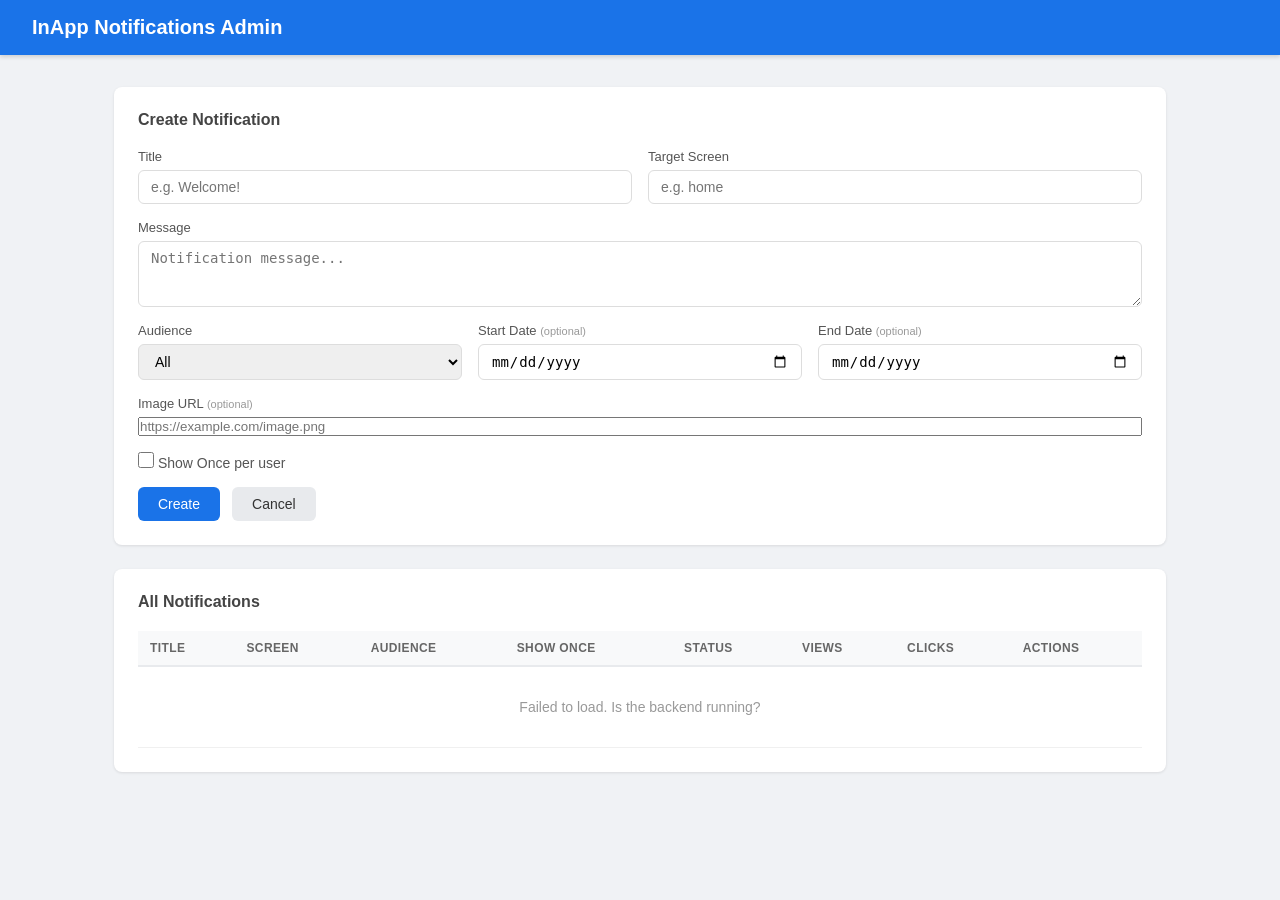
<file: admin-portal/index.html>
<!DOCTYPE html>
<html lang="en">
<head>
    <meta charset="UTF-8" />
    <meta name="viewport" content="width=device-width, initial-scale=1.0" />
    <title>Notifications Admin</title>
    <link rel="stylesheet" href="style.css" />
</head>
<body>

    <header>
        <h1>InApp Notifications Admin</h1>
    </header>

    <main>

        <section class="card">
            <h2 id="formTitle">Create Notification</h2>
            <form id="notifForm">
                <div class="form-row">
                    <div class="form-group">
                        <label for="title">Title</label>
                        <input id="title" type="text" placeholder="e.g. Welcome!" required />
                    </div>
                    <div class="form-group">
                        <label for="targetScreen">Target Screen</label>
                        <input id="targetScreen" type="text" placeholder="e.g. home" required />
                    </div>
                </div>

                <div class="form-group">
                    <label for="message">Message</label>
                    <textarea id="message" rows="3" placeholder="Notification message..." required></textarea>
                </div>

                <div class="form-row">
                    <div class="form-group">
                        <label for="audience">Audience</label>
                        <select id="audience">
                            <option value="all">All</option>
                            <option value="regular">Regular</option>
                            <option value="premium">Premium</option>
                        </select>
                    </div>
                    <div class="form-group">
                        <label for="startDate">Start Date <span class="optional">(optional)</span></label>
                        <input id="startDate" type="date" />
                    </div>
                    <div class="form-group">
                        <label for="endDate">End Date <span class="optional">(optional)</span></label>
                        <input id="endDate" type="date" />
                    </div>
                </div>

                <div class="form-group">
                    <label for="imageUrl">Image URL <span class="optional">(optional)</span></label>
                    <input id="imageUrl" type="url" placeholder="https://example.com/image.png" />
                </div>

                <div class="form-group checkbox-group">
                    <label>
                        <input id="showOnce" type="checkbox" />
                        Show Once per user
                    </label>
                </div>

                <div class="form-actions">
                    <button type="submit" class="btn btn-primary" id="btnSubmit">Create</button>
                    <button type="button" class="btn btn-secondary" id="btnCancel">Cancel</button>
                </div>
            </form>
        </section>

        <section class="card">
            <h2>All Notifications</h2>
            <div id="tableWrapper">
                <table>
                    <thead>
                        <tr>
                            <th>Title</th>
                            <th>Screen</th>
                            <th>Audience</th>
                            <th>Show Once</th>
                            <th>Status</th>
                            <th>Views</th>
                            <th>Clicks</th>
                            <th>Actions</th>
                        </tr>
                    </thead>
                    <tbody id="tableBody">
                        <tr><td colspan="8" class="empty">Loading...</td></tr>
                    </tbody>
                </table>
            </div>
        </section>

    </main>

    <script src="script.js"></script>
</body>
</html>
</file>
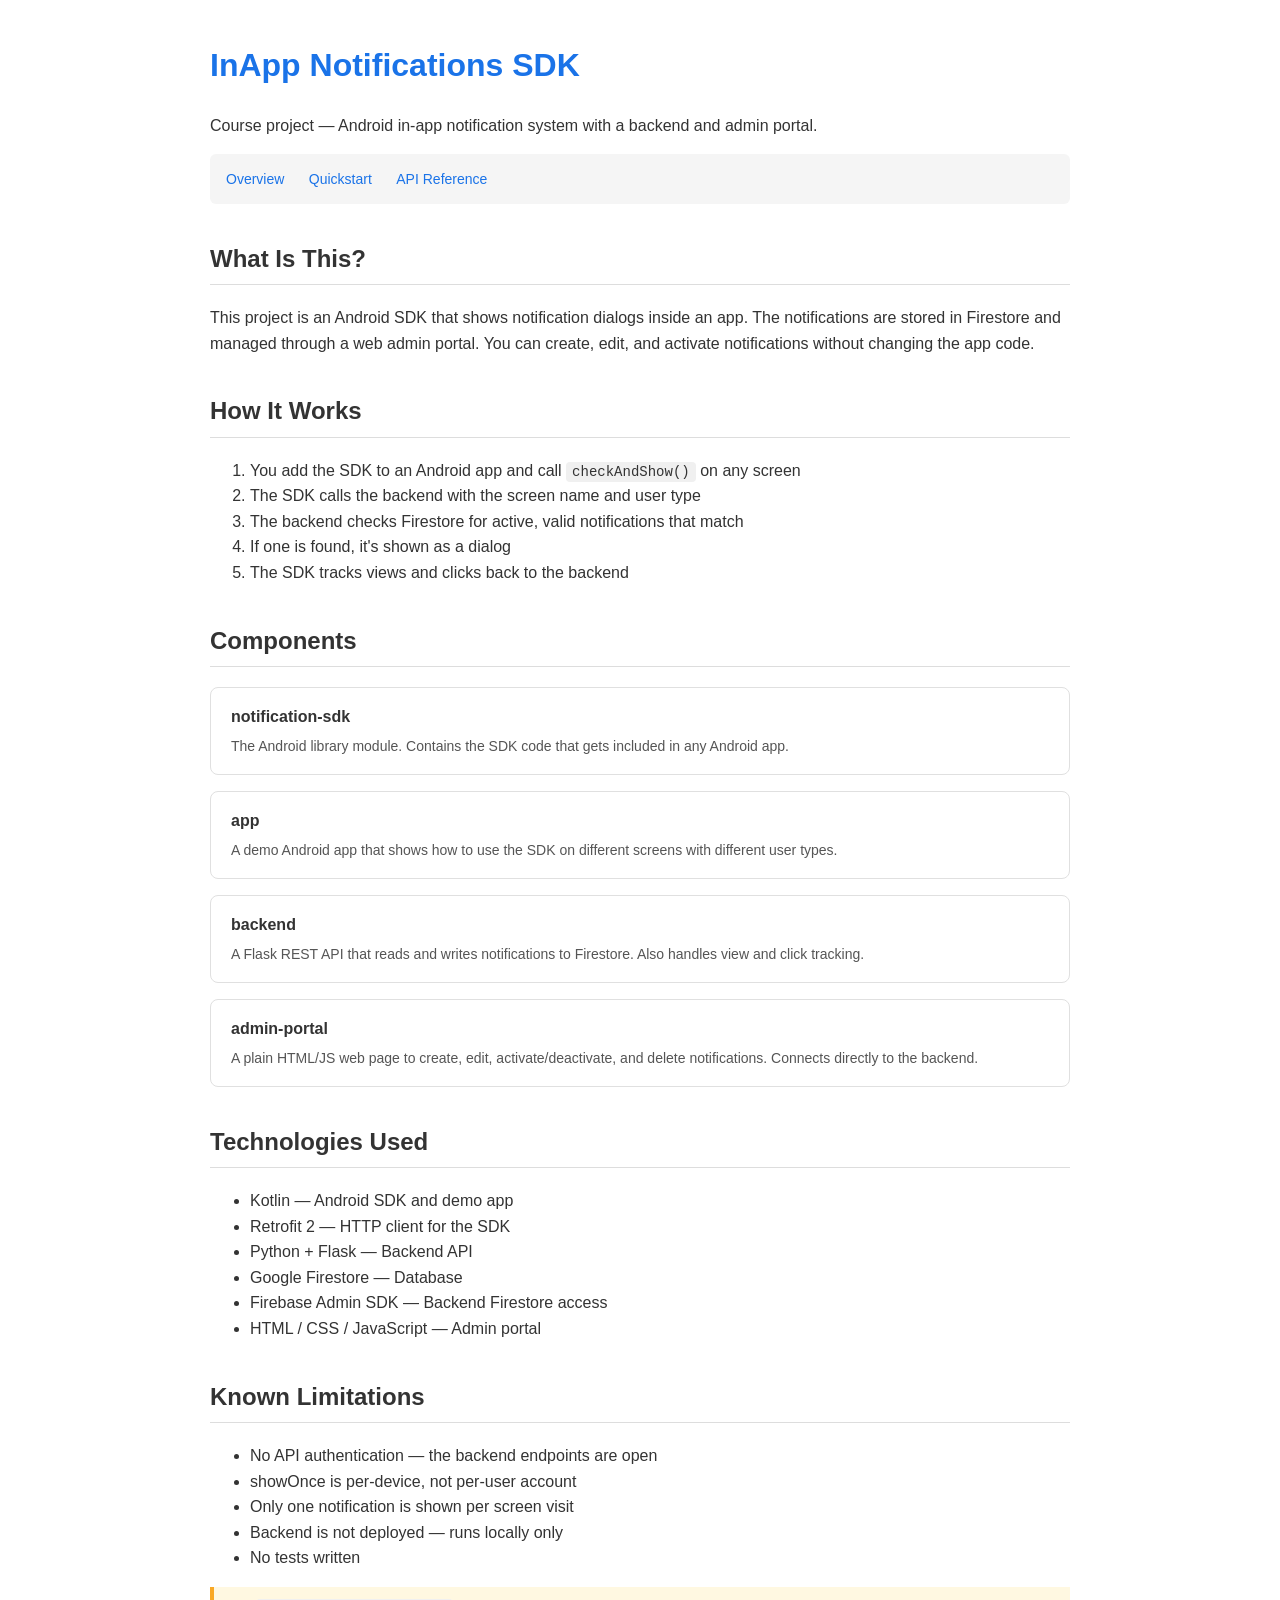
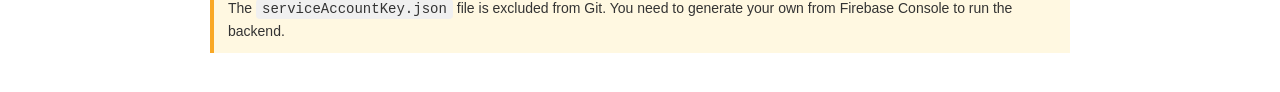
<file: docs/index.html>
<!DOCTYPE html>
<html lang="en">
<head>
    <meta charset="UTF-8" />
    <meta name="viewport" content="width=device-width, initial-scale=1.0"/>
    <title>InApp Notifications SDK - Docs</title>
    <style>
        body { font-family: Arial, sans-serif; max-width: 860px; margin: 40px auto; padding: 0 24px; color: #333; line-height: 1.6; }
        h1 { color: #1a73e8; }
        h2 { margin-top: 36px; border-bottom: 1px solid #ddd; padding-bottom: 6px; }
        nav { background: #f5f5f5; padding: 12px 16px; border-radius: 6px; margin-bottom: 32px; }
        nav a { margin-right: 20px; color: #1a73e8; text-decoration: none; font-size: 14px; }
        nav a:hover { text-decoration: underline; }
        code { background: #f0f0f0; padding: 2px 6px; border-radius: 4px; font-size: 14px; }
        pre { background: #f8f8f8; border: 1px solid #ddd; padding: 16px; border-radius: 6px; overflow-x: auto; font-size: 14px; }
        .component { background: #fff; border: 1px solid #e0e0e0; border-radius: 8px; padding: 16px 20px; margin-bottom: 16px; }
        .component h3 { margin: 0 0 6px 0; font-size: 16px; }
        .component p { margin: 0; font-size: 14px; color: #555; }
        .note { background: #fff8e1; border-left: 4px solid #f9a825; padding: 10px 14px; font-size: 14px; }
    </style>
</head>
<body>

<h1>InApp Notifications SDK</h1>
<p>Course project — Android in-app notification system with a backend and admin portal.</p>

<nav>
    <a href="index.html">Overview</a>
    <a href="quickstart.html">Quickstart</a>
    <a href="api-reference.html">API Reference</a>
</nav>

<h2>What Is This?</h2>
<p>
    This project is an Android SDK that shows notification dialogs inside an app.
    The notifications are stored in Firestore and managed through a web admin portal.
    You can create, edit, and activate notifications without changing the app code.
</p>

<h2>How It Works</h2>
<ol>
    <li>You add the SDK to an Android app and call <code>checkAndShow()</code> on any screen</li>
    <li>The SDK calls the backend with the screen name and user type</li>
    <li>The backend checks Firestore for active, valid notifications that match</li>
    <li>If one is found, it's shown as a dialog</li>
    <li>The SDK tracks views and clicks back to the backend</li>
</ol>

<h2>Components</h2>

<div class="component">
    <h3>notification-sdk</h3>
    <p>The Android library module. Contains the SDK code that gets included in any Android app.</p>
</div>

<div class="component">
    <h3>app</h3>
    <p>A demo Android app that shows how to use the SDK on different screens with different user types.</p>
</div>

<div class="component">
    <h3>backend</h3>
    <p>A Flask REST API that reads and writes notifications to Firestore. Also handles view and click tracking.</p>
</div>

<div class="component">
    <h3>admin-portal</h3>
    <p>A plain HTML/JS web page to create, edit, activate/deactivate, and delete notifications. Connects directly to the backend.</p>
</div>

<h2>Technologies Used</h2>
<ul>
    <li>Kotlin — Android SDK and demo app</li>
    <li>Retrofit 2 — HTTP client for the SDK</li>
    <li>Python + Flask — Backend API</li>
    <li>Google Firestore — Database</li>
    <li>Firebase Admin SDK — Backend Firestore access</li>
    <li>HTML / CSS / JavaScript — Admin portal</li>
</ul>

<h2>Known Limitations</h2>
<ul>
    <li>No API authentication — the backend endpoints are open</li>
    <li>showOnce is per-device, not per-user account</li>
    <li>Only one notification is shown per screen visit</li>
    <li>Backend is not deployed — runs locally only</li>
    <li>No tests written</li>
</ul>

<div class="note">
    The <code>serviceAccountKey.json</code> file is excluded from Git. You need to generate your own from Firebase Console to run the backend.
</div>

</body>
</html>
</file>
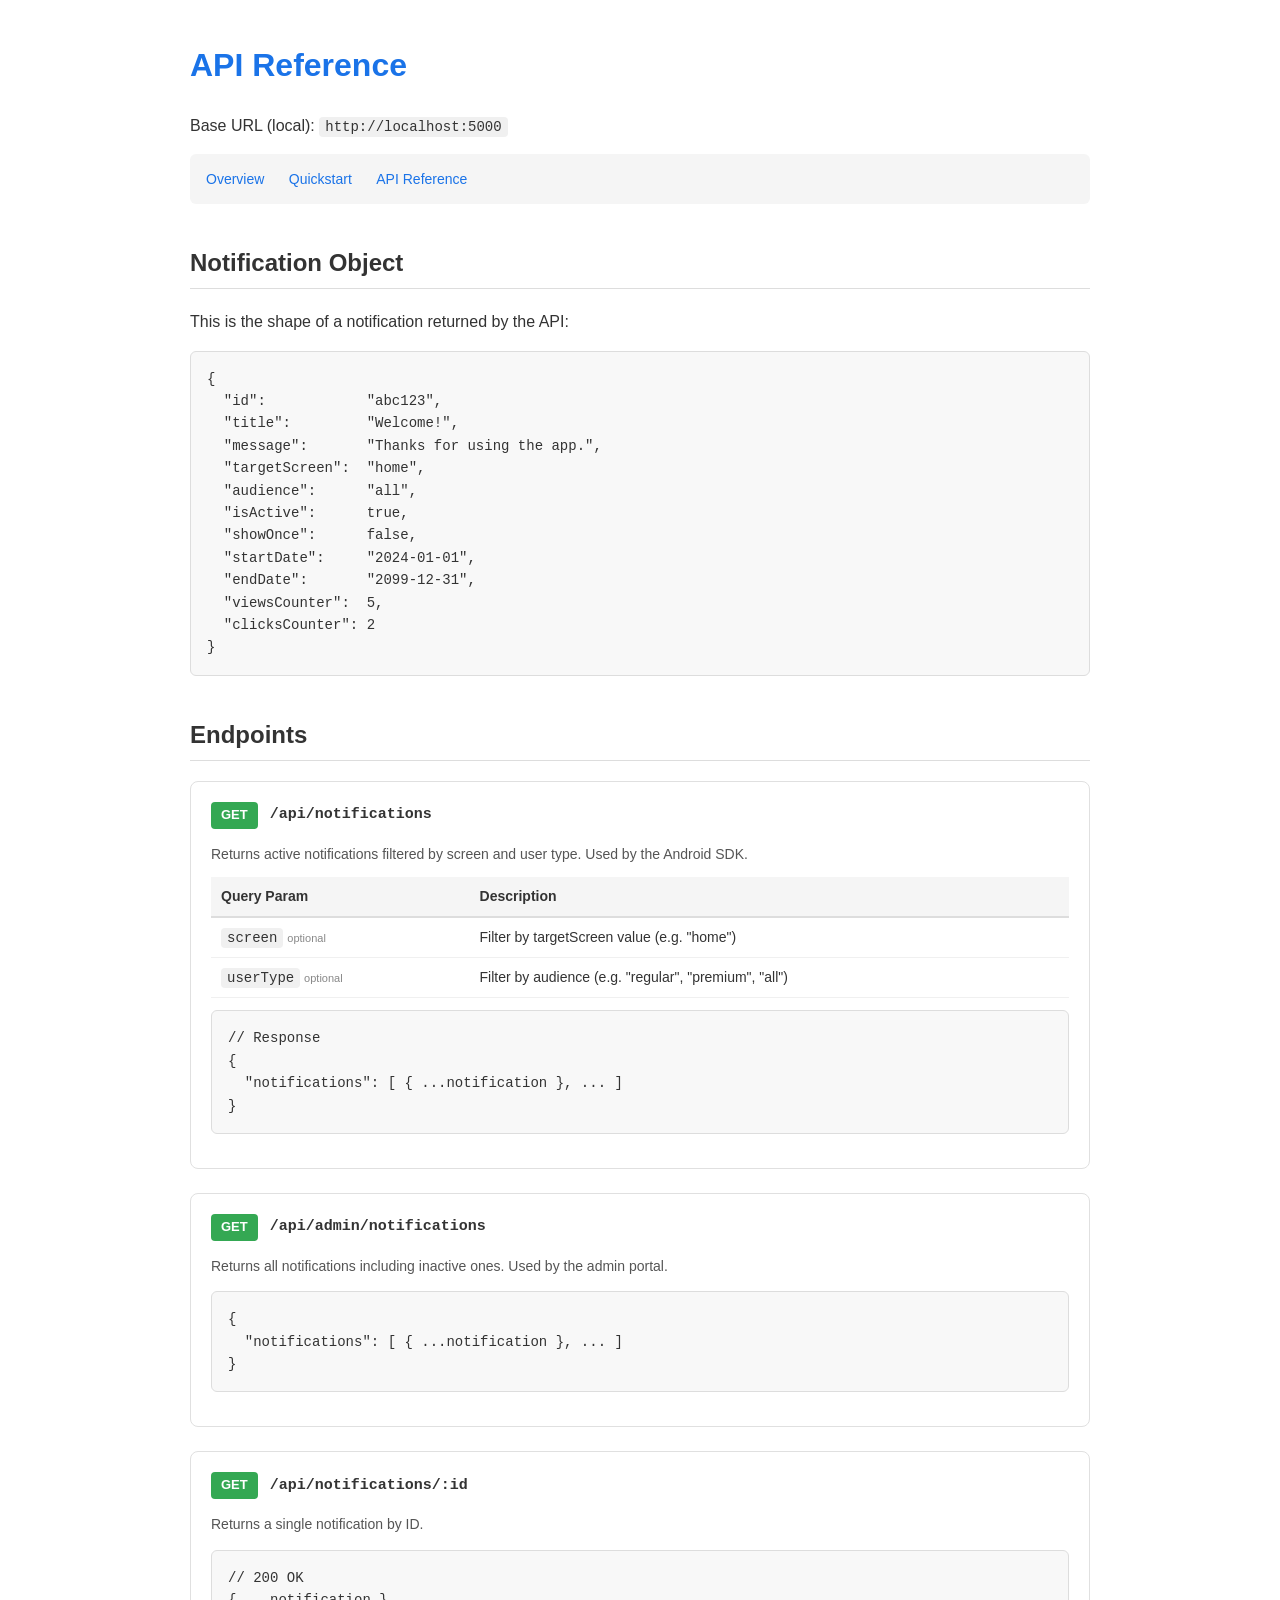
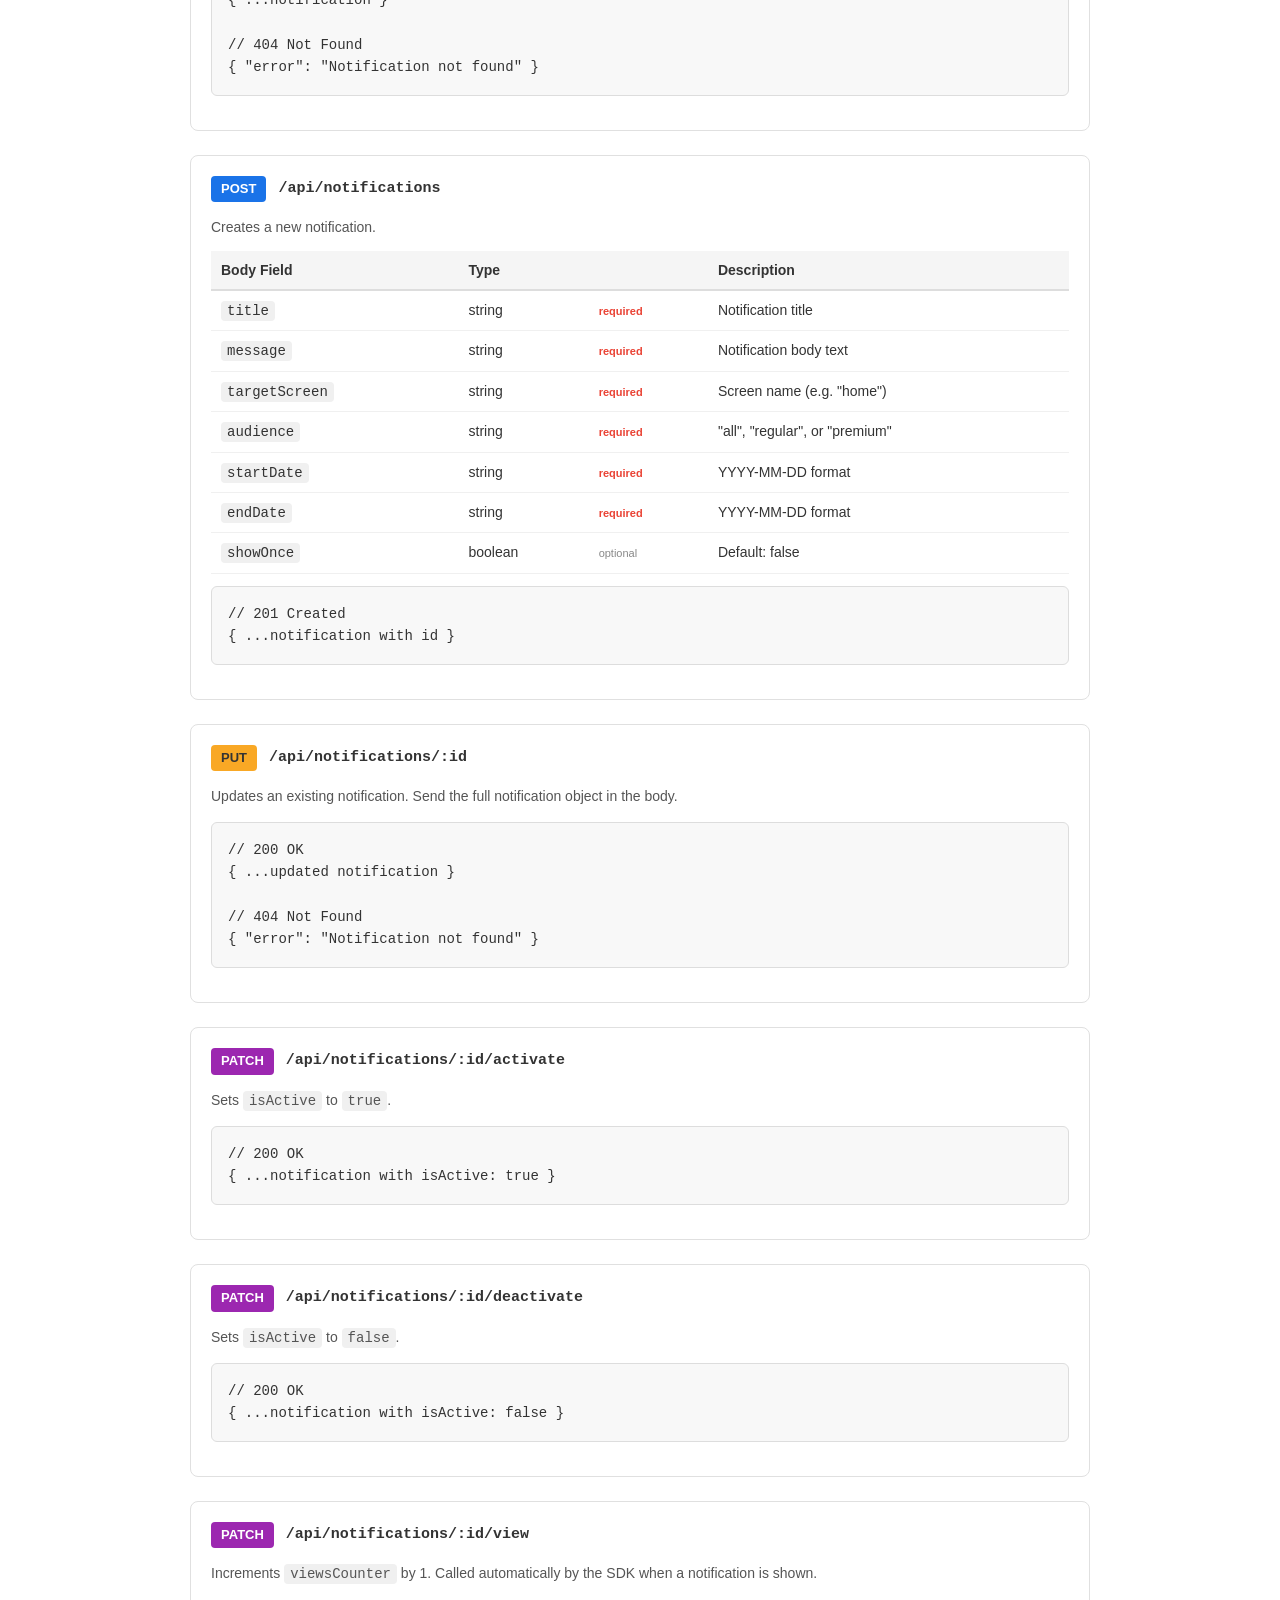
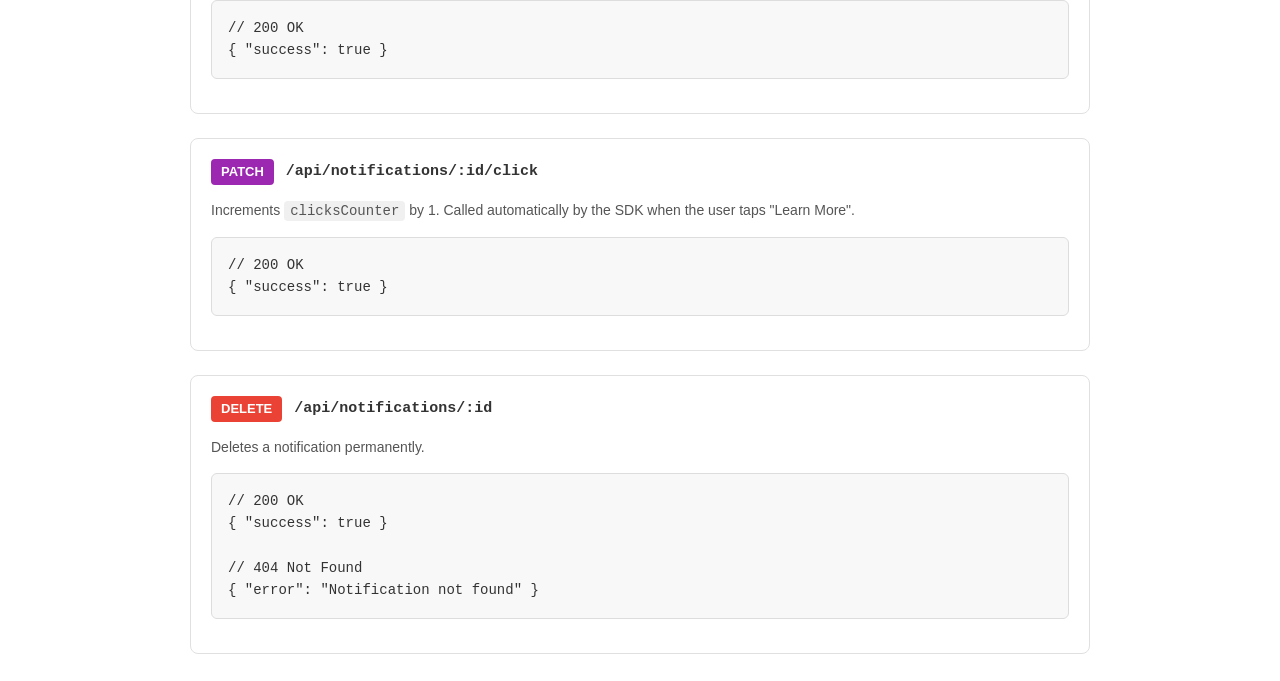
<file: docs/api-reference.html>
<!DOCTYPE html>
<html lang="en">
<head>
    <meta charset="UTF-8" />
    <meta name="viewport" content="width=device-width, initial-scale=1.0"/>
    <title>API Reference - InApp Notifications SDK</title>
    <style>
        body { font-family: Arial, sans-serif; max-width: 900px; margin: 40px auto; padding: 0 24px; color: #333; line-height: 1.6; }
        h1 { color: #1a73e8; }
        h2 { margin-top: 40px; border-bottom: 1px solid #ddd; padding-bottom: 6px; }
        nav { background: #f5f5f5; padding: 12px 16px; border-radius: 6px; margin-bottom: 32px; }
        nav a { margin-right: 20px; color: #1a73e8; text-decoration: none; font-size: 14px; }
        nav a:hover { text-decoration: underline; }
        code { background: #f0f0f0; padding: 2px 6px; border-radius: 4px; font-size: 14px; }
        pre { background: #f8f8f8; border: 1px solid #ddd; padding: 16px; border-radius: 6px; overflow-x: auto; font-size: 14px; }
        .endpoint { border: 1px solid #e0e0e0; border-radius: 8px; padding: 20px; margin-bottom: 24px; }
        .endpoint-header { display: flex; align-items: center; gap: 12px; margin-bottom: 12px; }
        .method { display: inline-block; padding: 3px 10px; border-radius: 4px; font-size: 13px; font-weight: bold; color: white; }
        .GET    { background: #34a853; }
        .POST   { background: #1a73e8; }
        .PUT    { background: #f9a825; color: #333; }
        .PATCH  { background: #9c27b0; }
        .DELETE { background: #ea4335; }
        .url { font-family: monospace; font-size: 15px; font-weight: bold; }
        .desc { font-size: 14px; color: #555; margin-bottom: 12px; }
        table { width: 100%; border-collapse: collapse; font-size: 14px; margin-top: 8px; }
        th { background: #f5f5f5; text-align: left; padding: 8px 10px; border-bottom: 2px solid #ddd; }
        td { padding: 8px 10px; border-bottom: 1px solid #f0f0f0; vertical-align: top; }
        .required { color: #ea4335; font-size: 11px; font-weight: bold; }
        .optional { color: #888; font-size: 11px; }
    </style>
</head>
<body>

<h1>API Reference</h1>
<p>Base URL (local): <code>http://localhost:5000</code></p>

<nav>
    <a href="index.html">Overview</a>
    <a href="quickstart.html">Quickstart</a>
    <a href="api-reference.html">API Reference</a>
</nav>

<h2>Notification Object</h2>

<p>This is the shape of a notification returned by the API:</p>
<pre>{
  "id":            "abc123",
  "title":         "Welcome!",
  "message":       "Thanks for using the app.",
  "targetScreen":  "home",
  "audience":      "all",
  "isActive":      true,
  "showOnce":      false,
  "startDate":     "2024-01-01",
  "endDate":       "2099-12-31",
  "viewsCounter":  5,
  "clicksCounter": 2
}</pre>

<h2>Endpoints</h2>

<!-- GET /api/notifications -->
<div class="endpoint">
    <div class="endpoint-header">
        <span class="method GET">GET</span>
        <span class="url">/api/notifications</span>
    </div>
    <p class="desc">Returns active notifications filtered by screen and user type. Used by the Android SDK.</p>
    <table>
        <tr><th>Query Param</th><th>Description</th></tr>
        <tr><td><code>screen</code> <span class="optional">optional</span></td><td>Filter by targetScreen value (e.g. "home")</td></tr>
        <tr><td><code>userType</code> <span class="optional">optional</span></td><td>Filter by audience (e.g. "regular", "premium", "all")</td></tr>
    </table>
    <pre style="margin-top:12px">// Response
{
  "notifications": [ { ...notification }, ... ]
}</pre>
</div>

<!-- GET /api/admin/notifications -->
<div class="endpoint">
    <div class="endpoint-header">
        <span class="method GET">GET</span>
        <span class="url">/api/admin/notifications</span>
    </div>
    <p class="desc">Returns all notifications including inactive ones. Used by the admin portal.</p>
    <pre>{
  "notifications": [ { ...notification }, ... ]
}</pre>
</div>

<!-- GET /api/notifications/:id -->
<div class="endpoint">
    <div class="endpoint-header">
        <span class="method GET">GET</span>
        <span class="url">/api/notifications/:id</span>
    </div>
    <p class="desc">Returns a single notification by ID.</p>
    <pre>// 200 OK
{ ...notification }

// 404 Not Found
{ "error": "Notification not found" }</pre>
</div>

<!-- POST /api/notifications -->
<div class="endpoint">
    <div class="endpoint-header">
        <span class="method POST">POST</span>
        <span class="url">/api/notifications</span>
    </div>
    <p class="desc">Creates a new notification.</p>
    <table>
        <tr><th>Body Field</th><th>Type</th><th></th><th>Description</th></tr>
        <tr><td><code>title</code></td><td>string</td><td><span class="required">required</span></td><td>Notification title</td></tr>
        <tr><td><code>message</code></td><td>string</td><td><span class="required">required</span></td><td>Notification body text</td></tr>
        <tr><td><code>targetScreen</code></td><td>string</td><td><span class="required">required</span></td><td>Screen name (e.g. "home")</td></tr>
        <tr><td><code>audience</code></td><td>string</td><td><span class="required">required</span></td><td>"all", "regular", or "premium"</td></tr>
        <tr><td><code>startDate</code></td><td>string</td><td><span class="required">required</span></td><td>YYYY-MM-DD format</td></tr>
        <tr><td><code>endDate</code></td><td>string</td><td><span class="required">required</span></td><td>YYYY-MM-DD format</td></tr>
        <tr><td><code>showOnce</code></td><td>boolean</td><td><span class="optional">optional</span></td><td>Default: false</td></tr>
    </table>
    <pre style="margin-top:12px">// 201 Created
{ ...notification with id }</pre>
</div>

<!-- PUT /api/notifications/:id -->
<div class="endpoint">
    <div class="endpoint-header">
        <span class="method PUT">PUT</span>
        <span class="url">/api/notifications/:id</span>
    </div>
    <p class="desc">Updates an existing notification. Send the full notification object in the body.</p>
    <pre>// 200 OK
{ ...updated notification }

// 404 Not Found
{ "error": "Notification not found" }</pre>
</div>

<!-- PATCH activate -->
<div class="endpoint">
    <div class="endpoint-header">
        <span class="method PATCH">PATCH</span>
        <span class="url">/api/notifications/:id/activate</span>
    </div>
    <p class="desc">Sets <code>isActive</code> to <code>true</code>.</p>
    <pre>// 200 OK
{ ...notification with isActive: true }</pre>
</div>

<!-- PATCH deactivate -->
<div class="endpoint">
    <div class="endpoint-header">
        <span class="method PATCH">PATCH</span>
        <span class="url">/api/notifications/:id/deactivate</span>
    </div>
    <p class="desc">Sets <code>isActive</code> to <code>false</code>.</p>
    <pre>// 200 OK
{ ...notification with isActive: false }</pre>
</div>

<!-- PATCH view -->
<div class="endpoint">
    <div class="endpoint-header">
        <span class="method PATCH">PATCH</span>
        <span class="url">/api/notifications/:id/view</span>
    </div>
    <p class="desc">Increments <code>viewsCounter</code> by 1. Called automatically by the SDK when a notification is shown.</p>
    <pre>// 200 OK
{ "success": true }</pre>
</div>

<!-- PATCH click -->
<div class="endpoint">
    <div class="endpoint-header">
        <span class="method PATCH">PATCH</span>
        <span class="url">/api/notifications/:id/click</span>
    </div>
    <p class="desc">Increments <code>clicksCounter</code> by 1. Called automatically by the SDK when the user taps "Learn More".</p>
    <pre>// 200 OK
{ "success": true }</pre>
</div>

<!-- DELETE -->
<div class="endpoint">
    <div class="endpoint-header">
        <span class="method DELETE">DELETE</span>
        <span class="url">/api/notifications/:id</span>
    </div>
    <p class="desc">Deletes a notification permanently.</p>
    <pre>// 200 OK
{ "success": true }

// 404 Not Found
{ "error": "Notification not found" }</pre>
</div>

</body>
</html>
</file>
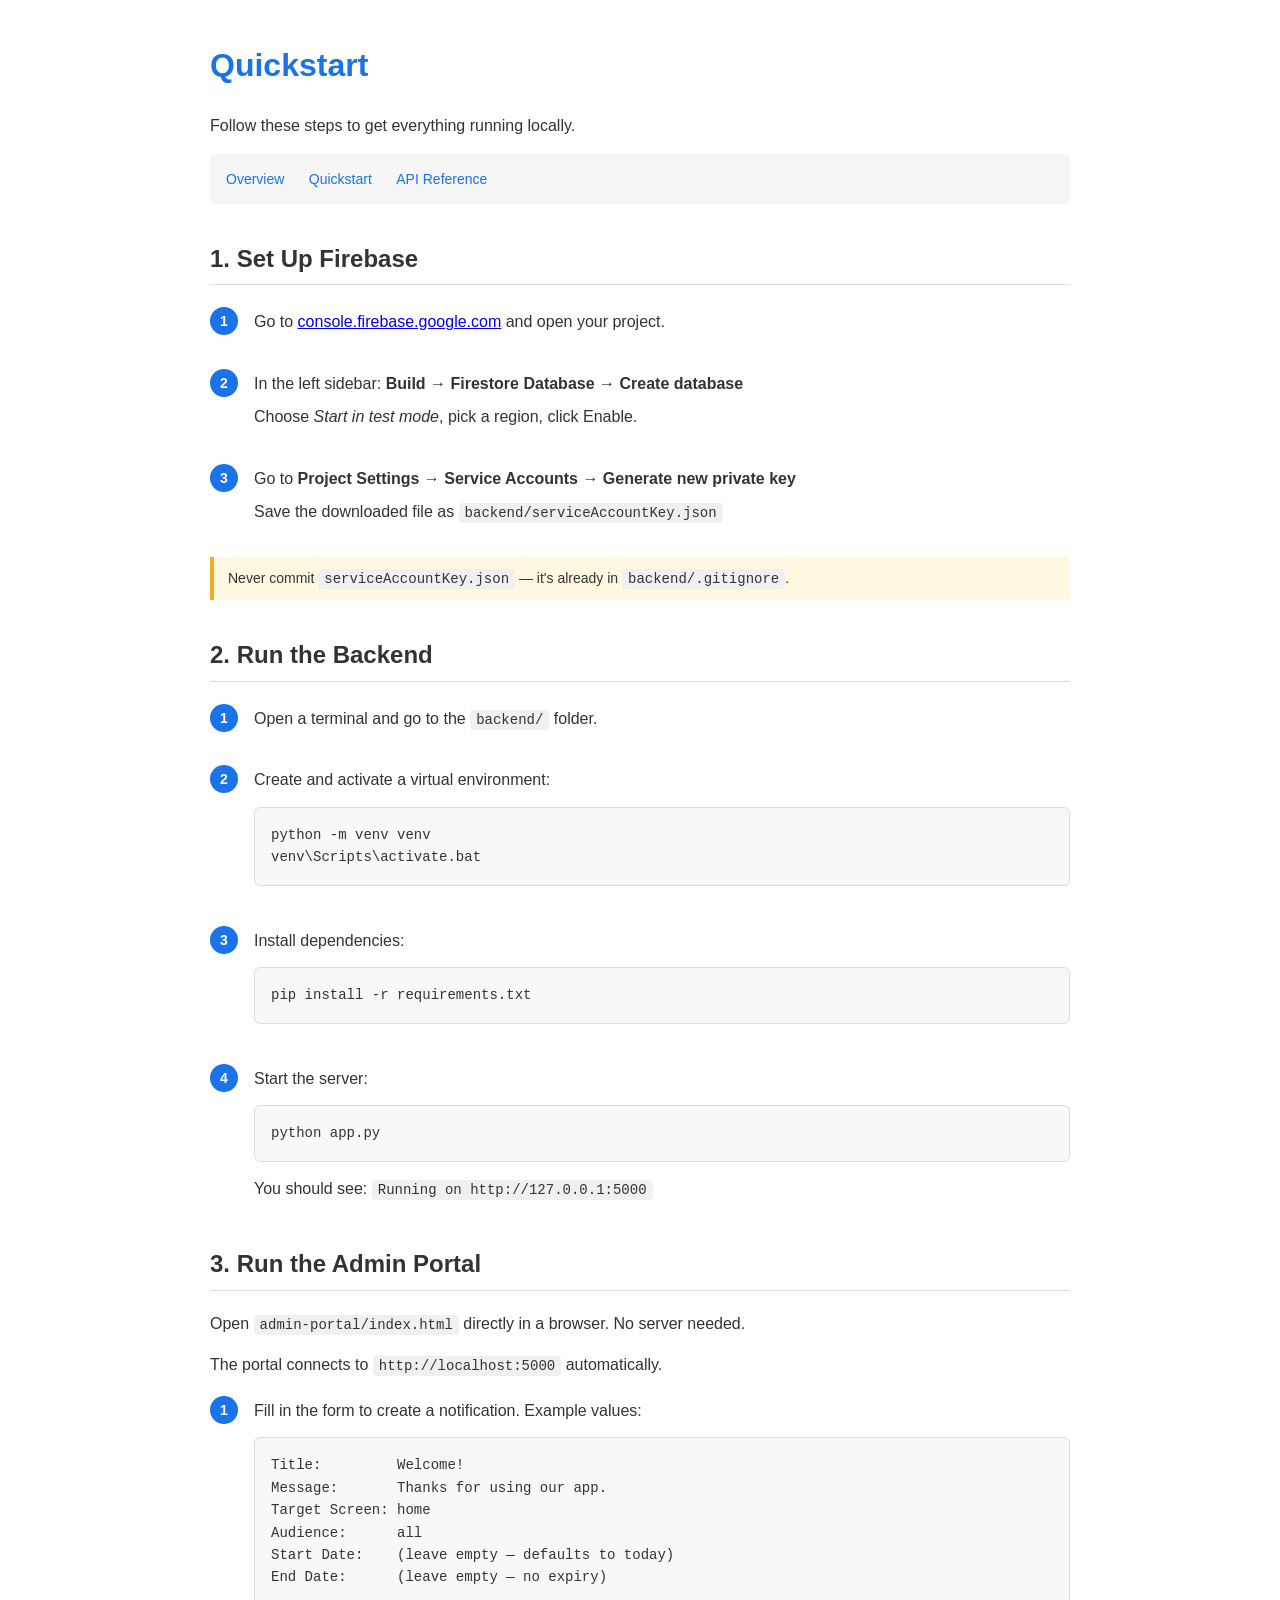
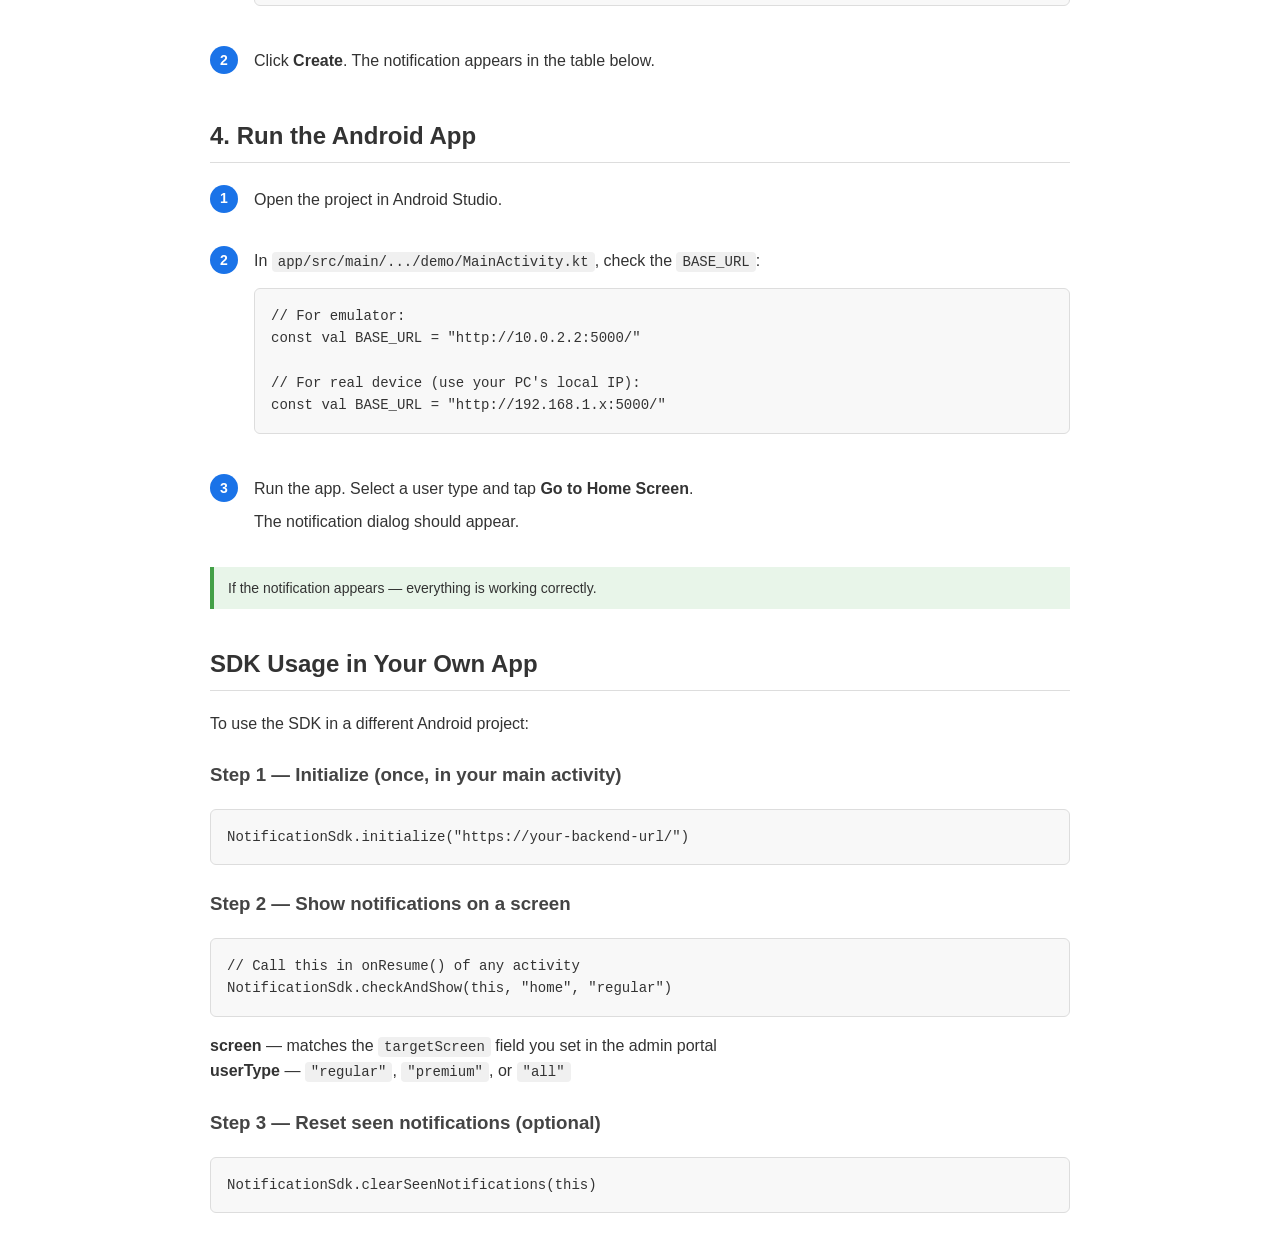
<file: docs/quickstart.html>
<!DOCTYPE html>
<html lang="en">
<head>
    <meta charset="UTF-8" />
    <meta name="viewport" content="width=device-width, initial-scale=1.0"/>
    <title>Quickstart - InApp Notifications SDK</title>
    <style>
        body { font-family: Arial, sans-serif; max-width: 860px; margin: 40px auto; padding: 0 24px; color: #333; line-height: 1.6; }
        h1 { color: #1a73e8; }
        h2 { margin-top: 36px; border-bottom: 1px solid #ddd; padding-bottom: 6px; }
        h3 { margin-top: 24px; color: #444; }
        nav { background: #f5f5f5; padding: 12px 16px; border-radius: 6px; margin-bottom: 32px; }
        nav a { margin-right: 20px; color: #1a73e8; text-decoration: none; font-size: 14px; }
        nav a:hover { text-decoration: underline; }
        code { background: #f0f0f0; padding: 2px 6px; border-radius: 4px; font-size: 14px; }
        pre { background: #f8f8f8; border: 1px solid #ddd; padding: 16px; border-radius: 6px; overflow-x: auto; font-size: 14px; }
        .step { display: flex; gap: 16px; margin-bottom: 24px; }
        .step-num { background: #1a73e8; color: white; width: 28px; height: 28px; border-radius: 50%; display: flex; align-items: center; justify-content: center; font-weight: bold; font-size: 14px; flex-shrink: 0; margin-top: 2px; }
        .step-body { flex: 1; }
        .step-body p { margin: 4px 0 8px 0; }
        .note { background: #fff8e1; border-left: 4px solid #f9a825; padding: 10px 14px; font-size: 14px; margin: 16px 0; }
        .success { background: #e8f5e9; border-left: 4px solid #43a047; padding: 10px 14px; font-size: 14px; margin: 16px 0; }
    </style>
</head>
<body>

<h1>Quickstart</h1>
<p>Follow these steps to get everything running locally.</p>

<nav>
    <a href="index.html">Overview</a>
    <a href="quickstart.html">Quickstart</a>
    <a href="api-reference.html">API Reference</a>
</nav>

<h2>1. Set Up Firebase</h2>

<div class="step">
    <div class="step-num">1</div>
    <div class="step-body">
        <p>Go to <a href="https://console.firebase.google.com" target="_blank">console.firebase.google.com</a> and open your project.</p>
    </div>
</div>

<div class="step">
    <div class="step-num">2</div>
    <div class="step-body">
        <p>In the left sidebar: <strong>Build → Firestore Database → Create database</strong></p>
        <p>Choose <em>Start in test mode</em>, pick a region, click Enable.</p>
    </div>
</div>

<div class="step">
    <div class="step-num">3</div>
    <div class="step-body">
        <p>Go to <strong>Project Settings → Service Accounts → Generate new private key</strong></p>
        <p>Save the downloaded file as <code>backend/serviceAccountKey.json</code></p>
    </div>
</div>

<div class="note">
    Never commit <code>serviceAccountKey.json</code> — it's already in <code>backend/.gitignore</code>.
</div>

<h2>2. Run the Backend</h2>

<div class="step">
    <div class="step-num">1</div>
    <div class="step-body">
        <p>Open a terminal and go to the <code>backend/</code> folder.</p>
    </div>
</div>

<div class="step">
    <div class="step-num">2</div>
    <div class="step-body">
        <p>Create and activate a virtual environment:</p>
        <pre>python -m venv venv
venv\Scripts\activate.bat</pre>
    </div>
</div>

<div class="step">
    <div class="step-num">3</div>
    <div class="step-body">
        <p>Install dependencies:</p>
        <pre>pip install -r requirements.txt</pre>
    </div>
</div>

<div class="step">
    <div class="step-num">4</div>
    <div class="step-body">
        <p>Start the server:</p>
        <pre>python app.py</pre>
        <p>You should see: <code>Running on http://127.0.0.1:5000</code></p>
    </div>
</div>

<h2>3. Run the Admin Portal</h2>

<p>Open <code>admin-portal/index.html</code> directly in a browser. No server needed.</p>
<p>The portal connects to <code>http://localhost:5000</code> automatically.</p>

<div class="step">
    <div class="step-num">1</div>
    <div class="step-body">
        <p>Fill in the form to create a notification. Example values:</p>
        <pre>Title:         Welcome!
Message:       Thanks for using our app.
Target Screen: home
Audience:      all
Start Date:    (leave empty — defaults to today)
End Date:      (leave empty — no expiry)</pre>
    </div>
</div>

<div class="step">
    <div class="step-num">2</div>
    <div class="step-body">
        <p>Click <strong>Create</strong>. The notification appears in the table below.</p>
    </div>
</div>

<h2>4. Run the Android App</h2>

<div class="step">
    <div class="step-num">1</div>
    <div class="step-body">
        <p>Open the project in Android Studio.</p>
    </div>
</div>

<div class="step">
    <div class="step-num">2</div>
    <div class="step-body">
        <p>In <code>app/src/main/.../demo/MainActivity.kt</code>, check the <code>BASE_URL</code>:</p>
        <pre>// For emulator:
const val BASE_URL = "http://10.0.2.2:5000/"

// For real device (use your PC's local IP):
const val BASE_URL = "http://192.168.1.x:5000/"</pre>
    </div>
</div>

<div class="step">
    <div class="step-num">3</div>
    <div class="step-body">
        <p>Run the app. Select a user type and tap <strong>Go to Home Screen</strong>.</p>
        <p>The notification dialog should appear.</p>
    </div>
</div>

<div class="success">
    If the notification appears — everything is working correctly.
</div>

<h2>SDK Usage in Your Own App</h2>

<p>To use the SDK in a different Android project:</p>

<h3>Step 1 — Initialize (once, in your main activity)</h3>
<pre>NotificationSdk.initialize("https://your-backend-url/")</pre>

<h3>Step 2 — Show notifications on a screen</h3>
<pre>// Call this in onResume() of any activity
NotificationSdk.checkAndShow(this, "home", "regular")</pre>

<p><strong>screen</strong> — matches the <code>targetScreen</code> field you set in the admin portal<br>
<strong>userType</strong> — <code>"regular"</code>, <code>"premium"</code>, or <code>"all"</code></p>

<h3>Step 3 — Reset seen notifications (optional)</h3>
<pre>NotificationSdk.clearSeenNotifications(this)</pre>

</body>
</html>
</file>
<file: admin-portal/style.css>
* {
    box-sizing: border-box;
    margin: 0;
    padding: 0;
}

body {
    font-family: -apple-system, BlinkMacSystemFont, "Segoe UI", Roboto, sans-serif;
    background: #f0f2f5;
    color: #333;
}

header {
    background: #1a73e8;
    color: white;
    padding: 16px 32px;
    box-shadow: 0 2px 4px rgba(0,0,0,0.15);
}

header h1 {
    font-size: 20px;
    font-weight: 600;
}

main {
    max-width: 1100px;
    margin: 32px auto;
    padding: 0 24px;
    display: flex;
    flex-direction: column;
    gap: 24px;
}

.card {
    background: white;
    border-radius: 8px;
    padding: 24px;
    box-shadow: 0 1px 3px rgba(0,0,0,0.1);
}

.card h2 {
    font-size: 16px;
    font-weight: 600;
    margin-bottom: 20px;
    color: #444;
}

/* Form */
.form-row {
    display: flex;
    gap: 16px;
}

.form-group {
    display: flex;
    flex-direction: column;
    gap: 6px;
    flex: 1;
    margin-bottom: 16px;
}

.form-group label {
    font-size: 13px;
    font-weight: 500;
    color: #555;
}

input[type="text"],
input[type="date"],
select,
textarea {
    padding: 8px 12px;
    border: 1px solid #ddd;
    border-radius: 6px;
    font-size: 14px;
    outline: none;
    transition: border-color 0.2s;
    width: 100%;
}

input:focus,
select:focus,
textarea:focus {
    border-color: #1a73e8;
}

textarea {
    resize: vertical;
}

.checkbox-group label {
    flex-direction: row;
    align-items: center;
    gap: 8px;
    font-size: 14px;
    cursor: pointer;
}

.checkbox-group input[type="checkbox"] {
    width: 16px;
    height: 16px;
}

.form-actions {
    display: flex;
    gap: 12px;
    margin-top: 8px;
}

/* Buttons */
.btn {
    padding: 9px 20px;
    border: none;
    border-radius: 6px;
    font-size: 14px;
    font-weight: 500;
    cursor: pointer;
    transition: opacity 0.2s;
}

.btn:hover { opacity: 0.85; }

.btn-primary   { background: #1a73e8; color: white; }
.btn-secondary { background: #e8eaed; color: #333; }
.btn-success   { background: #34a853; color: white; padding: 5px 12px; font-size: 12px; }
.btn-warning   { background: #fbbc04; color: #333; padding: 5px 12px; font-size: 12px; }
.btn-danger    { background: #ea4335; color: white; padding: 5px 12px; font-size: 12px; }
.btn-edit      { background: #4285f4; color: white; padding: 5px 12px; font-size: 12px; }

/* Table */
#tableWrapper {
    overflow-x: auto;
}

table {
    width: 100%;
    border-collapse: collapse;
    font-size: 14px;
}

thead th {
    background: #f8f9fa;
    padding: 10px 12px;
    text-align: left;
    font-weight: 600;
    font-size: 12px;
    color: #666;
    text-transform: uppercase;
    letter-spacing: 0.4px;
    border-bottom: 2px solid #e8eaed;
}

tbody td {
    padding: 12px;
    border-bottom: 1px solid #f0f0f0;
    vertical-align: middle;
}

tbody tr:hover { background: #fafafa; }

.actions {
    display: flex;
    gap: 6px;
    flex-wrap: wrap;
}

.badge {
    display: inline-block;
    padding: 3px 10px;
    border-radius: 12px;
    font-size: 11px;
    font-weight: 600;
}

.badge-active   { background: #e6f4ea; color: #34a853; }
.badge-inactive { background: #fce8e6; color: #ea4335; }

.empty {
    text-align: center;
    color: #999;
    padding: 32px;
}

.optional {
    font-weight: 400;
    color: #999;
    font-size: 11px;
}
</file>
